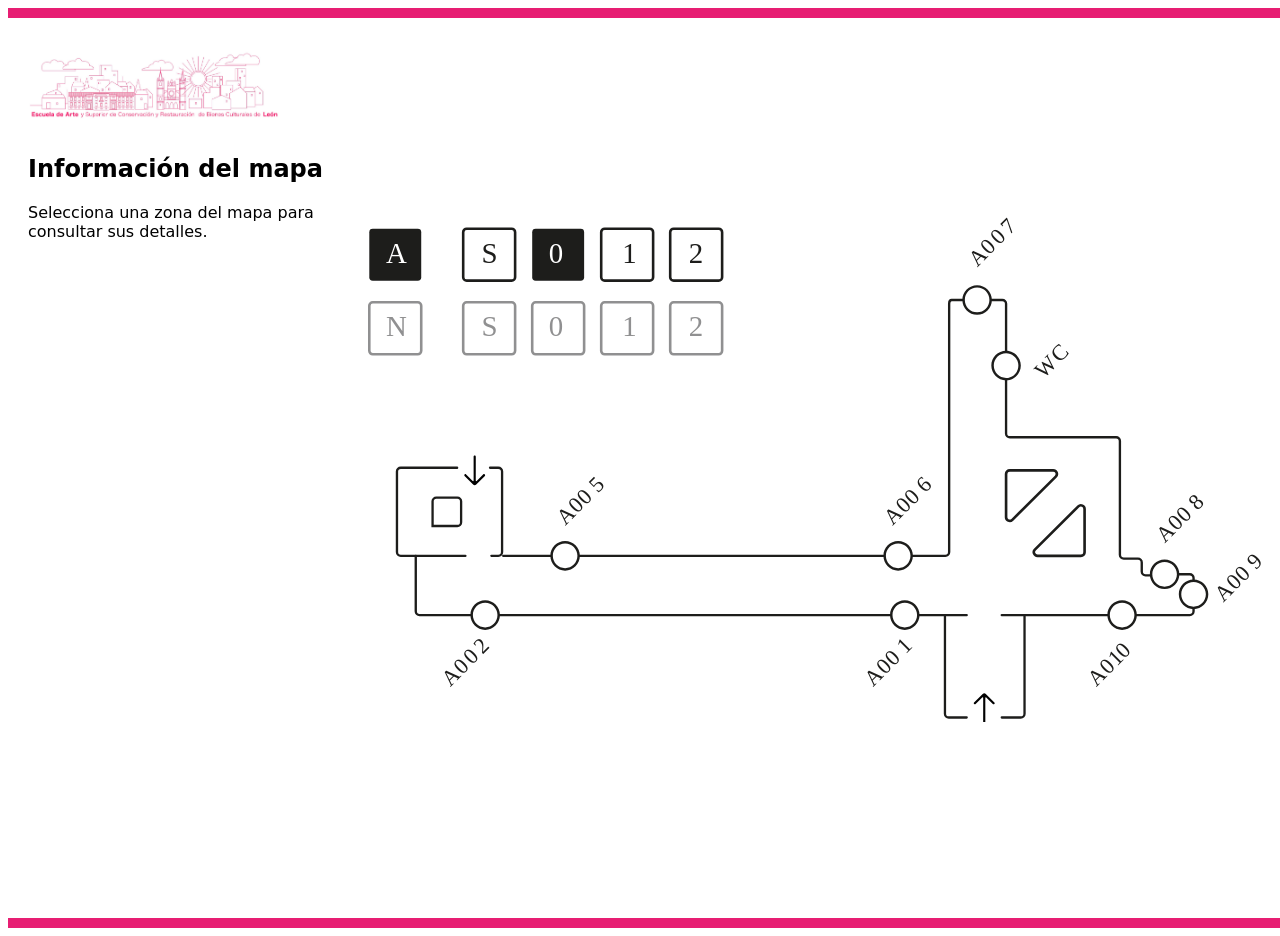
<file: index.html>
<!DOCTYPE html>
<html leng=esp>

	<head>

		<link rel="stylesheet" href="mapacolor.css">
		<link rel="icon" href="[data-uri]" type="image/png">
		<title>Mapa Escuela de Arte</title>

	</head>

	<body>
		<main class="map-app">

			<aside class="sidebar" id="sidebar">
				<button class="close-button" id="close-panel">×</button>
				<h1 id="panel-title">Información</h1>
				<p id="panel-description"></p>
				<span class="mapa"></span>
		  	</aside>

			 <div class="contenido-previo">
			 	<img id="header" src="imagenes/logoescuela.jpg" alt="Taller de Serigrafía">
			    <h2>Información del mapa</h2>
			    <p>Selecciona una zona del mapa para consultar sus detalles.</p>
			  </div>
			  
			<section class="map-container" > 

				<svg class="plano" id="plantaSA" xmlns="http://www.w3.org/2000/svg" version="1.1" viewBox="0 0 841.89 595.28">
				
				  <g id="Capa_1">
				    <path class="norma7" d="M84.82,393.39v54.43c0,2.05,1.66,3.71,3.71,3.71h49.93"/>
				    <path class="norma7" d="M169.51,451.53"/>
				    <line class="norma7" x1="230.84" y1="451.53" x2="138.46" y2="451.53"/>
				    <line class="norma7" x1="334.84" y1="451.53" x2="255.19" y2="451.53"/>
				    <line class="norma5" x1="544.61" y1="451.53" x2="361.49" y2="451.53"/>
				    <path class="norma7" d="M133.52,393.39h-63.43c-2.05,0-3.71-1.66-3.71-3.71v-79.04c0-2.05,1.66-3.71,3.71-3.71h87.6"/>
				    <path class="norma9" d="M157.69,306.94h8.12c2.05,0,3.71,1.66,3.71,3.71v79.04c0,2.05-1.66,3.71-3.71,3.71h-6.79"/>
				    <line class="norma7" x1="555.04" y1="451.53" x2="632.13" y2="451.53"/>
				    <line class="norma7" x1="544.61" y1="451.53" x2="555.04" y2="451.53"/>
				    <path class="norma7" d="M658.51,451.53h110.55c3.64,0,6.59-2.95,6.59-6.59v-51.54"/>
				    <path class="norma7" d="M663.96,196.99v-50.96c0-2.05-1.66-3.71-3.71-3.71h-.97"/>
				    <path class="norma7" d="M608.12,209.36v180.33c0,2.05-1.66,3.71-3.71,3.71h-33.08"/>
				    <path class="norma7" d="M611.83,142.33h0c-2.05,0-3.71,1.66-3.71,3.71v36.33"/>
				    <line class="norma7" x1="571.34" y1="393.39" x2="226.96" y2="393.39"/>
				    <line class="norma7" x1="203.32" y1="393.39" x2="170.66" y2="393.39"/>
				    <path class="norma9" d="M102.71,364.11h21.52c2.05,0,3.71-1.66,3.71-3.71v-20.47c0-2.05-1.66-3.71-3.71-3.71h-20.58c-2.05,0-3.71,1.66-3.71,3.71v24.17h2.76Z"/>
				    <line class="norma9" x1="663.24" y1="317.73" x2="663.96" y2="277.04"/>
				    <path class="norma9" d="M735.49,393.39"/>
				    <path class="norma7" d="M735.49,393.39h36.46c2.05,0,3.71-1.66,3.71-3.71v-108.95c0-2.05-1.66-3.71-3.71-3.71h-104.27c-2.05,0-3.71-1.66-3.71-3.71v-50.84"/>
				    <line class="norma7" x1="622.06" y1="142.79" x2="651.21" y2="142.79"/>
				    <path class="norma8" d="M694.81,393.39h42.62c1.99,0,3.6-1.61,3.6-3.6v-42.4c0-3.2-3.87-4.81-6.14-2.55l-42.62,42.4c-2.28,2.26-.67,6.15,2.54,6.15Z"/>
				    <path class="norma8" d="M709.66,310.59h-42.62c-1.99,0-3.6,1.61-3.6,3.6v42.4c0,3.2,3.87,4.81,6.14,2.55l42.62-42.4c2.28-2.26.67-6.15-2.54-6.15Z"/>
				    <text class="norma1" transform="translate(619.79 524.47) rotate(-45)"><tspan x="0" y="0">AS01</tspan></text>
				    <text class="norma1" transform="translate(314.65 528.87) rotate(-45)"><tspan x="0" y="0">AS02</tspan></text>
				    <text class="norma1" transform="translate(216.32 528.87) rotate(-45)"><tspan x="0" y="0">AS03</tspan></text>
				    <text class="norma1" transform="translate(544.65 241.81) rotate(-45)"><tspan x="0" y="0">AS05</tspan></text>
				    <text class="norma1" transform="translate(609.12 121.64) rotate(-45)"><tspan x="0" y="0">AS06</tspan></text>
				    <text class="norma1" transform="translate(664.23 121.64) rotate(-45)"><tspan x="0" y="0">AS07</tspan></text>
				    <text class="norma1" transform="translate(701.38 223.68) rotate(-45)"><tspan x="0" y="0">WC</tspan></text>
				    <text class="norma1" transform="translate(216.32 374.72) rotate(-45)"><tspan x="0" y="0">AS04</tspan></text>
				  </g>
				  <g id="mapeado-AS01">
				    <g>
				      <circle class="norma4" cx="644.6" cy="451.98" r="12.75"/>
				      <path class="norma3" d="M644.6,465.89c-7.67,0-13.9-6.24-13.9-13.9s6.24-13.9,13.9-13.9,13.9,6.24,13.9,13.9-6.24,13.9-13.9,13.9ZM644.6,440.39c-6.39,0-11.6,5.2-11.6,11.6s5.2,11.6,11.6,11.6,11.6-5.2,11.6-11.6-5.2-11.6-11.6-11.6Z"/>
				    </g>
				  </g>
				  <g id="mapeado-AS02">
				    <g>
				      <circle class="norma4" cx="347.59" cy="451.98" r="12.75"/>
				      <path class="norma3" d="M347.59,465.89c-7.67,0-13.9-6.24-13.9-13.9s6.24-13.9,13.9-13.9,13.9,6.24,13.9,13.9-6.24,13.9-13.9,13.9ZM347.59,440.39c-6.39,0-11.6,5.2-11.6,11.6s5.2,11.6,11.6,11.6,11.6-5.2,11.6-11.6-5.2-11.6-11.6-11.6Z"/>
				    </g>
				  </g>
				  <g id="mapeado-AS03">
				    <g>
				      <circle class="norma4" cx="242.47" cy="451.98" r="12.75"/>
				      <path class="norma3" d="M242.48,465.89c-7.67,0-13.9-6.24-13.9-13.9s6.24-13.9,13.9-13.9,13.9,6.24,13.9,13.9-6.24,13.9-13.9,13.9ZM242.48,440.39c-6.39,0-11.6,5.2-11.6,11.6s5.2,11.6,11.6,11.6,11.6-5.2,11.6-11.6-5.2-11.6-11.6-11.6Z"/>
				    </g>
				  </g>
				  <g id="mapeado-AS04">
				    <g>
				      <circle class="norma4" cx="214.25" cy="393.85" r="12.75"/>
				      <path class="norma3" d="M214.25,407.75c-7.67,0-13.9-6.24-13.9-13.9s6.24-13.9,13.9-13.9,13.9,6.24,13.9,13.9-6.24,13.9-13.9,13.9ZM214.25,382.25c-6.39,0-11.6,5.2-11.6,11.6s5.2,11.6,11.6,11.6,11.6-5.2,11.6-11.6-5.2-11.6-11.6-11.6Z"/>
				    </g>
				  </g>
				  <g id="mapeado-AS05">
				    <g>
				      <circle class="norma4" cx="608.16" cy="195.57" r="12.75"/>
				      <path class="norma3" d="M608.16,209.48c-7.67,0-13.9-6.24-13.9-13.9s6.24-13.9,13.9-13.9,13.9,6.24,13.9,13.9-6.24,13.9-13.9,13.9ZM608.16,183.98c-6.39,0-11.6,5.2-11.6,11.6s5.2,11.59,11.6,11.59,11.6-5.2,11.6-11.59-5.2-11.6-11.6-11.6Z"/>
				    </g>
				  </g>
				  <g id="mapeado-AS06">
				    <g>
				      <circle class="norma4" cx="609.31" cy="142.79" r="12.75"/>
				      <path class="norma3" d="M609.31,156.69c-7.67,0-13.9-6.24-13.9-13.9s6.24-13.9,13.9-13.9,13.9,6.24,13.9,13.9-6.24,13.9-13.9,13.9ZM609.31,131.19c-6.39,0-11.6,5.2-11.6,11.6s5.2,11.6,11.6,11.6,11.6-5.2,11.6-11.6-5.2-11.6-11.6-11.6Z"/>
				    </g>
				  </g>
				  <g id="mapeado-AS07">
				    <g>
				      <circle class="norma4" cx="663.96" cy="143.14" r="12.75"/>
				      <path class="norma3" d="M663.96,157.05c-7.67,0-13.9-6.24-13.9-13.9s6.24-13.9,13.9-13.9,13.9,6.24,13.9,13.9-6.24,13.9-13.9,13.9ZM663.96,131.55c-6.39,0-11.6,5.2-11.6,11.6s5.2,11.6,11.6,11.6,11.6-5.2,11.6-11.6-5.2-11.6-11.6-11.6Z"/>
				    </g>
				  </g>
				  <g id="mapeado-WC">
				    <g>
				      <circle class="norma4" cx="664" cy="209.74" r="12.75"/>
				      <path class="norma3" d="M664,223.65c-7.67,0-13.9-6.24-13.9-13.9s6.24-13.9,13.9-13.9,13.9,6.24,13.9,13.9-6.24,13.9-13.9,13.9ZM664,198.15c-6.39,0-11.6,5.2-11.6,11.6s5.2,11.6,11.6,11.6,11.6-5.2,11.6-11.6-5.2-11.6-11.6-11.6Z"/>
				    </g>
				  </g>
				  <g id="mapeado-A">
				    <rect class="norma3" x="43.23" y="39.29" width="46.32" height="46.32" rx="3.1" ry="3.1"/>
				    <text class="norma2" transform="translate(58.06 69.59)"><tspan x="0" y="0">A</tspan></text>
				  </g>
				  <g id="PISO0A">
				    <rect id="ir-piso0a" class="norma7" x="188.54" y="39.29" width="46.32" height="46.32" rx="3.1" ry="3.1"/>
				    <text class="norma1" transform="translate(203.37 69.59)"><tspan x="0" y="0">0</tspan></text>
				  </g>
				  <g id="PISO1A">
				    <rect class="norma7" x="250.09" y="39.29" width="46.32" height="46.32" rx="3.1" ry="3.1"/>
				    <text class="norma1" transform="translate(268.87 69.59)"><tspan x="0" y="0">1</tspan></text>
				  </g>
				  <g id="PISO2A">
				    <rect class="norma7" x="311.65" y="39.29" width="46.32" height="46.32" rx="3.1" ry="3.1"/>
				    <text class="norma1" transform="translate(328.21 69.59)"><tspan x="0" y="0">2</tspan></text>
				  </g>
				  <g id="PISOSA">
				    <rect class="norma3" x="126.99" y="39.29" width="46.32" height="46.32" rx="3.1" ry="3.1"/>
				    <text class="norma2" transform="translate(143.29 69.59)"><tspan x="0" y="0">S</tspan></text>
				  </g>
				  <g id="N">
				    <rect class="norma6" x="43.23" y="104.91" width="46.32" height="46.32" rx="3.1" ry="3.1"/>
				    <text class="norma0" transform="translate(58.06 135.21)"><tspan x="0" y="0">N</tspan></text>
				  </g>
				  <g id="PISO0N">
				    <rect class="norma6" x="188.54" y="104.91" width="46.32" height="46.32" rx="3.1" ry="3.1"/>
				    <text class="norma0" transform="translate(203.37 135.21)"><tspan x="0" y="0">0</tspan></text>
				  </g>
				  <g id="PISO1N">
				    <rect class="norma6" x="250.09" y="104.91" width="46.32" height="46.32" rx="3.1" ry="3.1"/>
				    <text class="norma0" transform="translate(268.87 135.21)"><tspan x="0" y="0">1</tspan></text>
				  </g>
				  <g id="PISO2N">
				    <rect class="norma6" x="311.65" y="104.91" width="46.32" height="46.32" rx="3.1" ry="3.1"/>
				    <text class="norma0" transform="translate(328.21 135.21)"><tspan x="0" y="0">2</tspan></text>
				  </g>
				  <g id="PISOSN">
				    <rect class="norma6" x="126.99" y="104.91" width="46.32" height="46.32" rx="3.1" ry="3.1"/>
				    <text class="norma0" transform="translate(143.29 135.21)"><tspan x="0" y="0">S</tspan></text>
				  </g>
				</svg>


				<svg class="plano activo" id="planta0A" xmlns="http://www.w3.org/2000/svg" viewBox="0 0 820.67 454.01">
					<defs>
						<linearGradient id="degradadoHover" x1="0%" y1="0%" x2="100%" y2="0%">
						<stop offset="0%" stop-color="#ADD399" />
						<stop offset="100%" stop-color="#F7A539" />
						</linearGradient>
					</defs>
				  <g id="Capa_1" data-name="Capa 1">
				    <g id="Page-1">
				      <g id="Dribbble-Light-Preview">
				        <g id="icons">
				          <g id="arrow_left-_356_" data-name="arrow_left-[#356]">
				            <path class="cls-17" d="M548.33,428.08l-7.71,7.71c-.37.37-.31.91.07,1.28l.02.02c.38.38.92.47,1.3.08l5.92-5.92c.31-.31.84-.09.84.35l-.02,21.45c0,.53.43.97.97.97h0c.54,0,.97-.43.97-.97l-.02-21.46c0-.44.53-.65.83-.35l5.86,5.86c.38.38.99.37,1.37,0l.02-.02c.38-.38.38-.98,0-1.36l-7.63-7.63c-.77-.77-2-.77-2.77,0h0Z"/>
				          </g>
				        </g>
				      </g>
				    </g>
				    <g id="Page-1-2" data-name="Page-1">
				      <g id="Dribbble-Light-Preview-2" data-name="Dribbble-Light-Preview">
				        <g id="icons-2" data-name="icons">
				          <g id="arrow_left-_356_-2" data-name="arrow_left-[#356]">
				            <path class="cls-17" d="M96.56,241.34l7.71-7.71c.37-.37.31-.91-.07-1.28l-.02-.02c-.38-.38-.92-.47-1.3-.08l-5.92,5.92c-.31.31-.84.09-.84-.35l.02-21.45c0-.53-.43-.97-.97-.97h0c-.54,0-.97.43-.97.97l.02,21.46c0,.44-.53.65-.83.35l-5.86-5.86c-.38-.38-.99-.37-1.37,0l-.02.02c-.38.38-.38.98,0,1.36l7.63,7.63c.77.77,2,.77,2.77,0h0Z"/>
				          </g>
				        </g>
				      </g>
				    </g>
				    <path class="cls-9" d="M42.6,304.96v49.49c0,1.86,1.51,3.37,3.37,3.37h45.4"/>
				    <line class="cls-9" x1="467.4" y1="357.82" x2="116.58" y2="357.82"/>
				    <path class="cls-9" d="M86.87,304.96H29.2c-1.86,0-3.37-1.51-3.37-3.37v-71.87c0-1.86,1.51-3.37,3.37-3.37h50.29"/>
				    <path class="cls-8" d="M108.85,226.35h7.38c1.86,0,3.37,1.51,3.37,3.37v71.87c0,1.86-1.51,3.37-3.37,3.37h-6.18"/>
				    <line class="cls-9" x1="484.96" y1="357.82" x2="534.05" y2="357.82"/>
				    <line class="cls-9" x1="565.34" y1="357.82" x2="660.64" y2="357.82"/>
				    <path class="cls-9" d="M684.76,357.82h48.29c1.86,0,3.37-1.51,3.37-3.37v-6.58"/>
				    <path class="cls-9" d="M736.43,330.06v-5.29c0-1.86-1.51-3.37-3.37-3.37h-10.4"/>
				    <path class="cls-9" d="M702.77,322.36h-9.18c-1.86,0-3.37-1.51-3.37-3.37v-8.18c0-1.86-1.51-3.37-3.37-3.37h-12.75c-1.86,0-3.37-1.51-3.37-3.37v-101.55c0-1.86-1.51-3.37-3.37-3.37h-94.81c-1.86,0-3.37-1.51-3.37-3.37v-48.46"/>
				    <path class="cls-9" d="M569.19,123.1v-43.06c0-1.86-1.51-3.37-3.37-3.37h-10.4"/>
				    <path class="cls-9" d="M531.2,76.67h-10.59c-1.86,0-2.2,1.51-2.2,3.37v221.54c0,1.86-1.51,3.37-3.37,3.37h-30.08"/>
				    <line class="cls-9" x1="459.78" y1="304.96" x2="181.52" y2="304.96"/>
				    <line class="cls-9" x1="164.76" y1="304.96" x2="120.64" y2="304.96"/>
				    <path class="cls-8" d="M534.05,449.12h-16.02c-1.86,0-3.37-1.51-3.37-3.37v-86.87"/>
				    <path class="cls-8" d="M565.34,449.12h16.94c1.86,0,3.37-1.51,3.37-3.37v-86.87"/>
				    <path class="cls-5" d="M597.2,304.96h38.75c1.81,0,3.27-1.47,3.27-3.27v-38.55c0-2.91-3.52-4.37-5.58-2.32l-38.75,38.55c-2.07,2.06-.61,5.59,2.31,5.59Z"/>
				    <path class="cls-5" d="M611.21,228.66h-38.75c-1.81,0-3.27,1.47-3.27,3.27v38.55c0,2.91,3.52,4.37,5.58,2.32l38.75-38.55c2.07-2.06.61-5.59-2.31-5.59Z"/>
				    <path class="cls-8" d="M60.11,278.33h19.57c1.86,0,3.37-1.51,3.37-3.37v-18.61c0-1.86-1.51-3.37-3.37-3.37h-18.71c-1.86,0-3.37,1.51-3.37,3.37v21.98h2.51Z"/>
				    <text class="cls-2" transform="translate(450.53 422.05) rotate(-45)"><tspan class="cls-18" x="0" y="0">A00</tspan><tspan class="cls-20" x="41.08" y="0">1</tspan></text>
				    <text class="cls-2" transform="translate(73.39 422.05) rotate(-45)"><tspan class="cls-18" x="0" y="0">A0</tspan><tspan class="cls-19" x="27.52" y="0">0</tspan><tspan class="cls-15" x="40.78" y="0">2</tspan></text>
				    <text class="cls-2" transform="translate(543.4 47.63) rotate(-45)"><tspan class="cls-21" x="0" y="0">A0</tspan><tspan class="cls-12" x="27.52" y="0">0</tspan><tspan class="cls-10" x="40.69" y="0">7</tspan></text>
				    <text class="cls-2" transform="translate(602.58 147.37) rotate(-45)"><tspan class="cls-16" x="0" y="0">W</tspan><tspan x="20.13" y="0">C</tspan></text>
				    <text class="cls-2" transform="translate(175.87 278.37) rotate(-45)"><tspan class="cls-18" x="0" y="0">A00</tspan><tspan x="41.08" y="0">5</tspan></text>
				    <text class="cls-2" transform="translate(467.9 278.37) rotate(-45)"><tspan class="cls-21" x="0" y="0">A00</tspan><tspan x="41.08" y="0">6</tspan></text>
				    <text class="cls-2" transform="translate(710.63 293.98) rotate(-45)"><tspan class="cls-21" x="0" y="0">A00</tspan><tspan class="cls-14" x="41.08" y="0">8</tspan></text>
				    <text class="cls-2" transform="translate(762.85 346.84) rotate(-45)"><tspan class="cls-21" x="0" y="0">A00</tspan><tspan x="41.08" y="0">9</tspan></text>
				    <text class="cls-2" transform="translate(649.65 422.05) rotate(-45)"><tspan class="cls-21" x="0" y="0">A01</tspan><tspan class="cls-20" x="35.03" y="0">0</tspan></text>
				  </g>
				  <g id="mapeado-A001">
				    <g>
				      <ellipse id="mapeado-A001" class="cls-13" cx="478.83" cy="357.82" rx="12.06" ry="12.11"/>
				      <path class="cls-11" d="M478.83,371.03c-7.25,0-13.16-5.93-13.16-13.21s5.9-13.21,13.16-13.21,13.16,5.93,13.16,13.21-5.9,13.21-13.16,13.21ZM478.83,346.8c-6.05,0-10.97,4.94-10.97,11.02s4.92,11.02,10.97,11.02,10.97-4.94,10.97-11.02-4.92-11.02-10.97-11.02Z"/>
				    </g>
				  </g>
				  <g id="mapeado-A002">
				    <g>
				      <ellipse  class="cls-13" cx="104.52" cy="357.82" rx="12.06" ry="12.11"/>
				      <path class="cls-11" d="M104.52,371.03c-7.25,0-13.16-5.93-13.16-13.21s5.9-13.21,13.16-13.21,13.16,5.93,13.16,13.21-5.9,13.21-13.16,13.21ZM104.52,346.8c-6.05,0-10.97,4.94-10.97,11.02s4.92,11.02,10.97,11.02,10.97-4.94,10.97-11.02-4.92-11.02-10.97-11.02Z"/>
				    </g>
				  </g>
				  <g id="mapeado-A005">
				    <g>
				      <ellipse id="mapeado-A005" class="cls-13" cx="175.83" cy="304.96" rx="12.06" ry="12.11"/>
				      <path class="cls-11" d="M175.83,318.17c-7.25,0-13.16-5.93-13.16-13.21s5.9-13.21,13.16-13.21,13.16,5.93,13.16,13.21-5.9,13.21-13.16,13.21ZM175.83,293.94c-6.05,0-10.97,4.94-10.97,11.02s4.92,11.02,10.97,11.02,10.97-4.94,10.97-11.02-4.92-11.02-10.97-11.02Z"/>
				    </g>
				  </g>
				  <g id="mapeado-A006">
				    <g>
				      <ellipse id="mapeado-A006" class="cls-13" cx="472.93" cy="304.96" rx="12.06" ry="12.11"/>
				      <path class="cls-11" d="M472.93,318.17c-7.25,0-13.16-5.93-13.16-13.21s5.9-13.21,13.16-13.21,13.15,5.93,13.15,13.21-5.9,13.21-13.15,13.21ZM472.93,293.94c-6.05,0-10.97,4.94-10.97,11.02s4.92,11.02,10.97,11.02,10.97-4.94,10.97-11.02-4.92-11.02-10.97-11.02Z"/>
				    </g>
				  </g>
				  <g id="mapeado-A007">
				    <g>
				      <ellipse id="mapeado-A007" class="cls-13" cx="543.36" cy="76.68" rx="12.06" ry="12.11"/>
				      <path class="cls-11" d="M543.36,89.89c-7.25,0-13.16-5.93-13.16-13.21s5.9-13.21,13.16-13.21,13.16,5.93,13.16,13.21-5.9,13.21-13.16,13.21ZM543.36,65.66c-6.05,0-10.97,4.94-10.97,11.02s4.92,11.02,10.97,11.02,10.97-4.94,10.97-11.02-4.92-11.02-10.97-11.02Z"/>
				    </g>
				  </g>
				  <g id="mapeado-WC">
				    <g>
				      <ellipse id="mapeado-WC" class="cls-13" cx="569.19" cy="135.22" rx="12.06" ry="12.11"/>
				      <path class="cls-11" d="M569.19,148.43c-7.25,0-13.16-5.93-13.16-13.21s5.9-13.21,13.16-13.21,13.15,5.93,13.15,13.21-5.9,13.21-13.15,13.21ZM569.19,124.2c-6.05,0-10.97,4.94-10.97,11.02s4.92,11.02,10.97,11.02,10.97-4.94,10.97-11.02-4.92-11.02-10.97-11.02Z"/>
				    </g>
				  </g>
				  <g id="mapeado-A008">
				    <g>
				      <ellipse id="mapeado-A008" class="cls-13" cx="710.6" cy="321.4" rx="12.06" ry="12.11"/>
				      <path class="cls-11" d="M710.6,334.61c-7.25,0-13.16-5.93-13.16-13.21s5.9-13.21,13.16-13.21,13.16,5.93,13.16,13.21-5.9,13.21-13.16,13.21ZM710.6,310.38c-6.05,0-10.97,4.94-10.97,11.02s4.92,11.02,10.97,11.02,10.97-4.94,10.97-11.02-4.92-11.02-10.97-11.02Z"/>
				    </g>
				  </g>
				  <g id="mapeado-A009">
				    <g>
				      <ellipse id="mapeado-A009" class="cls-13" cx="736.43" cy="339.31" rx="12.06" ry="12.11"/>
				      <path class="cls-11" d="M736.43,352.52c-7.25,0-13.16-5.93-13.16-13.21s5.9-13.21,13.16-13.21,13.16,5.93,13.16,13.21-5.9,13.21-13.16,13.21ZM736.43,328.29c-6.05,0-10.97,4.94-10.97,11.02s4.92,11.02,10.97,11.02,10.97-4.94,10.97-11.02-4.92-11.02-10.97-11.02Z"/>
				    </g>
				  </g>
				  <g id="mapeado-A010">
				    <g>
				      <ellipse id="mapeado-A010" class="cls-13" cx="672.7" cy="357.82" rx="12.06" ry="12.11"/>
				      <path class="cls-11" d="M672.7,371.03c-7.25,0-13.16-5.93-13.16-13.21s5.9-13.21,13.16-13.21,13.16,5.93,13.16,13.21-5.9,13.21-13.16,13.21ZM672.7,346.8c-6.05,0-10.97,4.94-10.97,11.02s4.92,11.02,10.97,11.02,10.97-4.94,10.97-11.02-4.92-11.02-10.97-11.02Z"/>
				    </g>
				  </g>
				  <g id="A">
				    <rect class="cls-11" x="1.15" y="13.15" width="46.32" height="46.32" rx="3.1" ry="3.1"/>
				    <text class="cls-4" transform="translate(15.99 43.45)"><tspan x="0" y="0">A</tspan></text>
				  </g>
				  <g id="PISO0A">
				    <rect class="cls-11" x="146.47" y="13.15" width="46.32" height="46.32" rx="3.1" ry="3.1"/>
				    <text class="cls-4" transform="translate(161.3 43.45)"><tspan x="0" y="0">0</tspan></text>
				  </g>
				  <g id="PISO1A">
				    <rect class="cls-7" x="208.02" y="13.15" width="46.32" height="46.32" rx="3.1" ry="3.1"/>
				    <text class="cls-3" transform="translate(226.8 43.45)"><tspan x="0" y="0">1</tspan></text>
				  </g>
				  <g id="PISO2A">
				    <rect class="cls-7" x="269.57" y="13.15" width="46.32" height="46.32" rx="3.1" ry="3.1"/>
				    <text class="cls-3" transform="translate(286.14 43.45)"><tspan x="0" y="0">2</tspan></text>
				    <rect class="cls-6" x="84.91" y="78.77" width="46.32" height="46.32" rx="3.1" ry="3.1"/>
				    <text class="cls-1" transform="translate(101.22 109.07)"><tspan x="0" y="0">S</tspan></text>
				  </g>
				  <g id="PISOSA">
				    <rect id="ir-pisosa" class="cls-7" x="84.91" y="13.15" width="46.32" height="46.32" rx="3.1" ry="3.1"/>
				    <text class="cls-3" transform="translate(101.22 43.45)"><tspan x="0" y="0">S</tspan></text>
				  </g>
				  <g id="N">
				    <rect class="cls-6" x="1.15" y="78.77" width="46.32" height="46.32" rx="3.1" ry="3.1"/>
				    <text class="cls-1" transform="translate(15.99 109.07)"><tspan x="0" y="0">N</tspan></text>
				  </g>
				  <g id="PISO0N">
				    <rect class="cls-6" x="146.47" y="78.77" width="46.32" height="46.32" rx="3.1" ry="3.1"/>
				    <text class="cls-1" transform="translate(161.3 109.07)"><tspan x="0" y="0">0</tspan></text>
				  </g>
				  <g id="PISO1N">
				    <rect class="cls-6" x="208.02" y="78.77" width="46.32" height="46.32" rx="3.1" ry="3.1"/>
				    <text class="cls-1" transform="translate(226.8 109.07)"><tspan x="0" y="0">1</tspan></text>
				  </g>
				  <g id="PISO2N">
				    <rect class="cls-6" x="269.57" y="78.77" width="46.32" height="46.32" rx="3.1" ry="3.1"/>
				    <text class="cls-1" transform="translate(286.14 109.07)"><tspan x="0" y="0">2</tspan></text>
				  </g>
				</svg>
			</section>
		</main>
		<script src="mapaordenes.js"></script>
	</body>
</html>
</file>
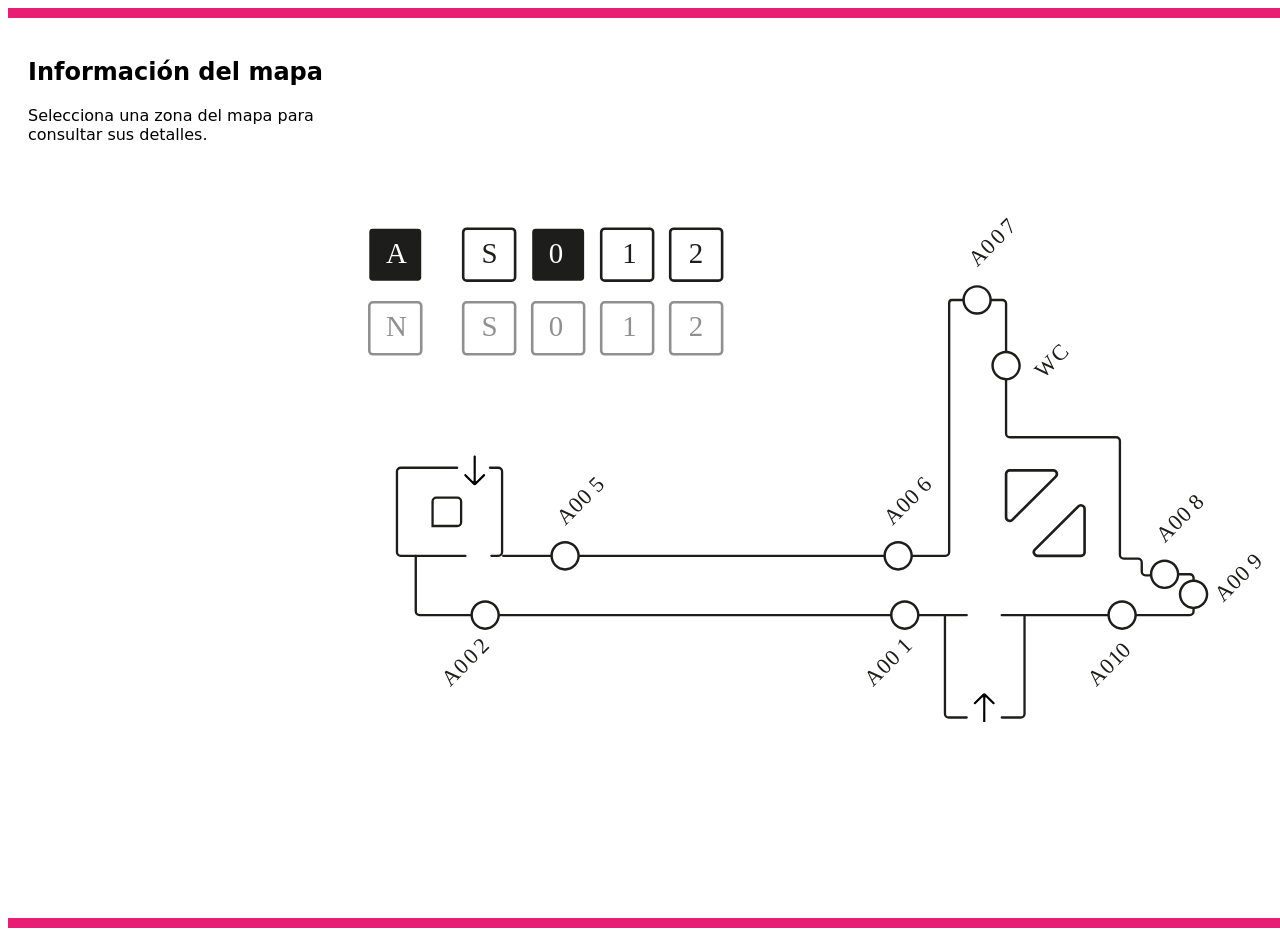
<file: index.html.html>
<!DOCTYPE html>
<html leng=esp>

	<head>

		<link rel="stylesheet" href="mapacolor.css">
		<link rel="icon" href="[data-uri]" type="image/png">
		<title>Mapa Escuela de Arte</title>

	</head>

	<body>
		<main class="map-app">

			<aside class="sidebar" id="sidebar">
				<button class="close-button" id="close-panel">×</button>
				<h1 id="panel-title">Información</h1>
				<p id="panel-description"></p>
				<span class="mapa"></span>
		  	</aside>

			 <div class="contenido-previo">
			    <h2>Información del mapa</h2>
			    <p>Selecciona una zona del mapa para consultar sus detalles.</p>
			  </div>
			  
			<section class="map-container" > 

				<svg class="plano" id="plantaSA" xmlns="http://www.w3.org/2000/svg" version="1.1" viewBox="0 0 841.89 595.28">
				
				  <g id="Capa_1">
				    <path class="norma7" d="M84.82,393.39v54.43c0,2.05,1.66,3.71,3.71,3.71h49.93"/>
				    <path class="norma7" d="M169.51,451.53"/>
				    <line class="norma7" x1="230.84" y1="451.53" x2="138.46" y2="451.53"/>
				    <line class="norma7" x1="334.84" y1="451.53" x2="255.19" y2="451.53"/>
				    <line class="norma5" x1="544.61" y1="451.53" x2="361.49" y2="451.53"/>
				    <path class="norma7" d="M133.52,393.39h-63.43c-2.05,0-3.71-1.66-3.71-3.71v-79.04c0-2.05,1.66-3.71,3.71-3.71h87.6"/>
				    <path class="norma9" d="M157.69,306.94h8.12c2.05,0,3.71,1.66,3.71,3.71v79.04c0,2.05-1.66,3.71-3.71,3.71h-6.79"/>
				    <line class="norma7" x1="555.04" y1="451.53" x2="632.13" y2="451.53"/>
				    <line class="norma7" x1="544.61" y1="451.53" x2="555.04" y2="451.53"/>
				    <path class="norma7" d="M658.51,451.53h110.55c3.64,0,6.59-2.95,6.59-6.59v-51.54"/>
				    <path class="norma7" d="M663.96,196.99v-50.96c0-2.05-1.66-3.71-3.71-3.71h-.97"/>
				    <path class="norma7" d="M608.12,209.36v180.33c0,2.05-1.66,3.71-3.71,3.71h-33.08"/>
				    <path class="norma7" d="M611.83,142.33h0c-2.05,0-3.71,1.66-3.71,3.71v36.33"/>
				    <line class="norma7" x1="571.34" y1="393.39" x2="226.96" y2="393.39"/>
				    <line class="norma7" x1="203.32" y1="393.39" x2="170.66" y2="393.39"/>
				    <path class="norma9" d="M102.71,364.11h21.52c2.05,0,3.71-1.66,3.71-3.71v-20.47c0-2.05-1.66-3.71-3.71-3.71h-20.58c-2.05,0-3.71,1.66-3.71,3.71v24.17h2.76Z"/>
				    <line class="norma9" x1="663.24" y1="317.73" x2="663.96" y2="277.04"/>
				    <path class="norma9" d="M735.49,393.39"/>
				    <path class="norma7" d="M735.49,393.39h36.46c2.05,0,3.71-1.66,3.71-3.71v-108.95c0-2.05-1.66-3.71-3.71-3.71h-104.27c-2.05,0-3.71-1.66-3.71-3.71v-50.84"/>
				    <line class="norma7" x1="622.06" y1="142.79" x2="651.21" y2="142.79"/>
				    <path class="norma8" d="M694.81,393.39h42.62c1.99,0,3.6-1.61,3.6-3.6v-42.4c0-3.2-3.87-4.81-6.14-2.55l-42.62,42.4c-2.28,2.26-.67,6.15,2.54,6.15Z"/>
				    <path class="norma8" d="M709.66,310.59h-42.62c-1.99,0-3.6,1.61-3.6,3.6v42.4c0,3.2,3.87,4.81,6.14,2.55l42.62-42.4c2.28-2.26.67-6.15-2.54-6.15Z"/>
				    <text class="norma1" transform="translate(619.79 524.47) rotate(-45)"><tspan x="0" y="0">AS01</tspan></text>
				    <text class="norma1" transform="translate(314.65 528.87) rotate(-45)"><tspan x="0" y="0">AS02</tspan></text>
				    <text class="norma1" transform="translate(216.32 528.87) rotate(-45)"><tspan x="0" y="0">AS03</tspan></text>
				    <text class="norma1" transform="translate(544.65 241.81) rotate(-45)"><tspan x="0" y="0">AS05</tspan></text>
				    <text class="norma1" transform="translate(609.12 121.64) rotate(-45)"><tspan x="0" y="0">AS06</tspan></text>
				    <text class="norma1" transform="translate(664.23 121.64) rotate(-45)"><tspan x="0" y="0">AS07</tspan></text>
				    <text class="norma1" transform="translate(701.38 223.68) rotate(-45)"><tspan x="0" y="0">WC</tspan></text>
				    <text class="norma1" transform="translate(216.32 374.72) rotate(-45)"><tspan x="0" y="0">AS04</tspan></text>
				  </g>
				  <g id="mapeado-AS01">
				    <g>
				      <circle class="norma4" cx="644.6" cy="451.98" r="12.75"/>
				      <path class="norma3" d="M644.6,465.89c-7.67,0-13.9-6.24-13.9-13.9s6.24-13.9,13.9-13.9,13.9,6.24,13.9,13.9-6.24,13.9-13.9,13.9ZM644.6,440.39c-6.39,0-11.6,5.2-11.6,11.6s5.2,11.6,11.6,11.6,11.6-5.2,11.6-11.6-5.2-11.6-11.6-11.6Z"/>
				    </g>
				  </g>
				  <g id="mapeado-AS02">
				    <g>
				      <circle class="norma4" cx="347.59" cy="451.98" r="12.75"/>
				      <path class="norma3" d="M347.59,465.89c-7.67,0-13.9-6.24-13.9-13.9s6.24-13.9,13.9-13.9,13.9,6.24,13.9,13.9-6.24,13.9-13.9,13.9ZM347.59,440.39c-6.39,0-11.6,5.2-11.6,11.6s5.2,11.6,11.6,11.6,11.6-5.2,11.6-11.6-5.2-11.6-11.6-11.6Z"/>
				    </g>
				  </g>
				  <g id="mapeado-AS03">
				    <g>
				      <circle class="norma4" cx="242.47" cy="451.98" r="12.75"/>
				      <path class="norma3" d="M242.48,465.89c-7.67,0-13.9-6.24-13.9-13.9s6.24-13.9,13.9-13.9,13.9,6.24,13.9,13.9-6.24,13.9-13.9,13.9ZM242.48,440.39c-6.39,0-11.6,5.2-11.6,11.6s5.2,11.6,11.6,11.6,11.6-5.2,11.6-11.6-5.2-11.6-11.6-11.6Z"/>
				    </g>
				  </g>
				  <g id="mapeado-AS04">
				    <g>
				      <circle class="norma4" cx="214.25" cy="393.85" r="12.75"/>
				      <path class="norma3" d="M214.25,407.75c-7.67,0-13.9-6.24-13.9-13.9s6.24-13.9,13.9-13.9,13.9,6.24,13.9,13.9-6.24,13.9-13.9,13.9ZM214.25,382.25c-6.39,0-11.6,5.2-11.6,11.6s5.2,11.6,11.6,11.6,11.6-5.2,11.6-11.6-5.2-11.6-11.6-11.6Z"/>
				    </g>
				  </g>
				  <g id="mapeado-AS05">
				    <g>
				      <circle class="norma4" cx="608.16" cy="195.57" r="12.75"/>
				      <path class="norma3" d="M608.16,209.48c-7.67,0-13.9-6.24-13.9-13.9s6.24-13.9,13.9-13.9,13.9,6.24,13.9,13.9-6.24,13.9-13.9,13.9ZM608.16,183.98c-6.39,0-11.6,5.2-11.6,11.6s5.2,11.59,11.6,11.59,11.6-5.2,11.6-11.59-5.2-11.6-11.6-11.6Z"/>
				    </g>
				  </g>
				  <g id="mapeado-AS06">
				    <g>
				      <circle class="norma4" cx="609.31" cy="142.79" r="12.75"/>
				      <path class="norma3" d="M609.31,156.69c-7.67,0-13.9-6.24-13.9-13.9s6.24-13.9,13.9-13.9,13.9,6.24,13.9,13.9-6.24,13.9-13.9,13.9ZM609.31,131.19c-6.39,0-11.6,5.2-11.6,11.6s5.2,11.6,11.6,11.6,11.6-5.2,11.6-11.6-5.2-11.6-11.6-11.6Z"/>
				    </g>
				  </g>
				  <g id="mapeado-AS07">
				    <g>
				      <circle class="norma4" cx="663.96" cy="143.14" r="12.75"/>
				      <path class="norma3" d="M663.96,157.05c-7.67,0-13.9-6.24-13.9-13.9s6.24-13.9,13.9-13.9,13.9,6.24,13.9,13.9-6.24,13.9-13.9,13.9ZM663.96,131.55c-6.39,0-11.6,5.2-11.6,11.6s5.2,11.6,11.6,11.6,11.6-5.2,11.6-11.6-5.2-11.6-11.6-11.6Z"/>
				    </g>
				  </g>
				  <g id="mapeado-WC">
				    <g>
				      <circle class="norma4" cx="664" cy="209.74" r="12.75"/>
				      <path class="norma3" d="M664,223.65c-7.67,0-13.9-6.24-13.9-13.9s6.24-13.9,13.9-13.9,13.9,6.24,13.9,13.9-6.24,13.9-13.9,13.9ZM664,198.15c-6.39,0-11.6,5.2-11.6,11.6s5.2,11.6,11.6,11.6,11.6-5.2,11.6-11.6-5.2-11.6-11.6-11.6Z"/>
				    </g>
				  </g>
				  <g id="mapeado-A">
				    <rect class="norma3" x="43.23" y="39.29" width="46.32" height="46.32" rx="3.1" ry="3.1"/>
				    <text class="norma2" transform="translate(58.06 69.59)"><tspan x="0" y="0">A</tspan></text>
				  </g>
				  <g id="PISO0A">
				    <rect id="ir-piso0a" class="norma7" x="188.54" y="39.29" width="46.32" height="46.32" rx="3.1" ry="3.1"/>
				    <text class="norma1" transform="translate(203.37 69.59)"><tspan x="0" y="0">0</tspan></text>
				  </g>
				  <g id="PISO1A">
				    <rect class="norma7" x="250.09" y="39.29" width="46.32" height="46.32" rx="3.1" ry="3.1"/>
				    <text class="norma1" transform="translate(268.87 69.59)"><tspan x="0" y="0">1</tspan></text>
				  </g>
				  <g id="PISO2A">
				    <rect class="norma7" x="311.65" y="39.29" width="46.32" height="46.32" rx="3.1" ry="3.1"/>
				    <text class="norma1" transform="translate(328.21 69.59)"><tspan x="0" y="0">2</tspan></text>
				  </g>
				  <g id="PISOSA">
				    <rect class="norma3" x="126.99" y="39.29" width="46.32" height="46.32" rx="3.1" ry="3.1"/>
				    <text class="norma2" transform="translate(143.29 69.59)"><tspan x="0" y="0">S</tspan></text>
				  </g>
				  <g id="N">
				    <rect class="norma6" x="43.23" y="104.91" width="46.32" height="46.32" rx="3.1" ry="3.1"/>
				    <text class="norma0" transform="translate(58.06 135.21)"><tspan x="0" y="0">N</tspan></text>
				  </g>
				  <g id="PISO0N">
				    <rect class="norma6" x="188.54" y="104.91" width="46.32" height="46.32" rx="3.1" ry="3.1"/>
				    <text class="norma0" transform="translate(203.37 135.21)"><tspan x="0" y="0">0</tspan></text>
				  </g>
				  <g id="PISO1N">
				    <rect class="norma6" x="250.09" y="104.91" width="46.32" height="46.32" rx="3.1" ry="3.1"/>
				    <text class="norma0" transform="translate(268.87 135.21)"><tspan x="0" y="0">1</tspan></text>
				  </g>
				  <g id="PISO2N">
				    <rect class="norma6" x="311.65" y="104.91" width="46.32" height="46.32" rx="3.1" ry="3.1"/>
				    <text class="norma0" transform="translate(328.21 135.21)"><tspan x="0" y="0">2</tspan></text>
				  </g>
				  <g id="PISOSN">
				    <rect class="norma6" x="126.99" y="104.91" width="46.32" height="46.32" rx="3.1" ry="3.1"/>
				    <text class="norma0" transform="translate(143.29 135.21)"><tspan x="0" y="0">S</tspan></text>
				  </g>
				</svg>


				<svg class="plano activo" id="planta0A" xmlns="http://www.w3.org/2000/svg" viewBox="0 0 820.67 454.01">
					<defs>
						<linearGradient id="degradadoHover" x1="0%" y1="0%" x2="100%" y2="0%">
						<stop offset="0%" stop-color="#ADD399" />
						<stop offset="100%" stop-color="#F7A539" />
						</linearGradient>
					</defs>
				  <g id="Capa_1" data-name="Capa 1">
				    <g id="Page-1">
				      <g id="Dribbble-Light-Preview">
				        <g id="icons">
				          <g id="arrow_left-_356_" data-name="arrow_left-[#356]">
				            <path class="cls-17" d="M548.33,428.08l-7.71,7.71c-.37.37-.31.91.07,1.28l.02.02c.38.38.92.47,1.3.08l5.92-5.92c.31-.31.84-.09.84.35l-.02,21.45c0,.53.43.97.97.97h0c.54,0,.97-.43.97-.97l-.02-21.46c0-.44.53-.65.83-.35l5.86,5.86c.38.38.99.37,1.37,0l.02-.02c.38-.38.38-.98,0-1.36l-7.63-7.63c-.77-.77-2-.77-2.77,0h0Z"/>
				          </g>
				        </g>
				      </g>
				    </g>
				    <g id="Page-1-2" data-name="Page-1">
				      <g id="Dribbble-Light-Preview-2" data-name="Dribbble-Light-Preview">
				        <g id="icons-2" data-name="icons">
				          <g id="arrow_left-_356_-2" data-name="arrow_left-[#356]">
				            <path class="cls-17" d="M96.56,241.34l7.71-7.71c.37-.37.31-.91-.07-1.28l-.02-.02c-.38-.38-.92-.47-1.3-.08l-5.92,5.92c-.31.31-.84.09-.84-.35l.02-21.45c0-.53-.43-.97-.97-.97h0c-.54,0-.97.43-.97.97l.02,21.46c0,.44-.53.65-.83.35l-5.86-5.86c-.38-.38-.99-.37-1.37,0l-.02.02c-.38.38-.38.98,0,1.36l7.63,7.63c.77.77,2,.77,2.77,0h0Z"/>
				          </g>
				        </g>
				      </g>
				    </g>
				    <path class="cls-9" d="M42.6,304.96v49.49c0,1.86,1.51,3.37,3.37,3.37h45.4"/>
				    <line class="cls-9" x1="467.4" y1="357.82" x2="116.58" y2="357.82"/>
				    <path class="cls-9" d="M86.87,304.96H29.2c-1.86,0-3.37-1.51-3.37-3.37v-71.87c0-1.86,1.51-3.37,3.37-3.37h50.29"/>
				    <path class="cls-8" d="M108.85,226.35h7.38c1.86,0,3.37,1.51,3.37,3.37v71.87c0,1.86-1.51,3.37-3.37,3.37h-6.18"/>
				    <line class="cls-9" x1="484.96" y1="357.82" x2="534.05" y2="357.82"/>
				    <line class="cls-9" x1="565.34" y1="357.82" x2="660.64" y2="357.82"/>
				    <path class="cls-9" d="M684.76,357.82h48.29c1.86,0,3.37-1.51,3.37-3.37v-6.58"/>
				    <path class="cls-9" d="M736.43,330.06v-5.29c0-1.86-1.51-3.37-3.37-3.37h-10.4"/>
				    <path class="cls-9" d="M702.77,322.36h-9.18c-1.86,0-3.37-1.51-3.37-3.37v-8.18c0-1.86-1.51-3.37-3.37-3.37h-12.75c-1.86,0-3.37-1.51-3.37-3.37v-101.55c0-1.86-1.51-3.37-3.37-3.37h-94.81c-1.86,0-3.37-1.51-3.37-3.37v-48.46"/>
				    <path class="cls-9" d="M569.19,123.1v-43.06c0-1.86-1.51-3.37-3.37-3.37h-10.4"/>
				    <path class="cls-9" d="M531.2,76.67h-10.59c-1.86,0-2.2,1.51-2.2,3.37v221.54c0,1.86-1.51,3.37-3.37,3.37h-30.08"/>
				    <line class="cls-9" x1="459.78" y1="304.96" x2="181.52" y2="304.96"/>
				    <line class="cls-9" x1="164.76" y1="304.96" x2="120.64" y2="304.96"/>
				    <path class="cls-8" d="M534.05,449.12h-16.02c-1.86,0-3.37-1.51-3.37-3.37v-86.87"/>
				    <path class="cls-8" d="M565.34,449.12h16.94c1.86,0,3.37-1.51,3.37-3.37v-86.87"/>
				    <path class="cls-5" d="M597.2,304.96h38.75c1.81,0,3.27-1.47,3.27-3.27v-38.55c0-2.91-3.52-4.37-5.58-2.32l-38.75,38.55c-2.07,2.06-.61,5.59,2.31,5.59Z"/>
				    <path class="cls-5" d="M611.21,228.66h-38.75c-1.81,0-3.27,1.47-3.27,3.27v38.55c0,2.91,3.52,4.37,5.58,2.32l38.75-38.55c2.07-2.06.61-5.59-2.31-5.59Z"/>
				    <path class="cls-8" d="M60.11,278.33h19.57c1.86,0,3.37-1.51,3.37-3.37v-18.61c0-1.86-1.51-3.37-3.37-3.37h-18.71c-1.86,0-3.37,1.51-3.37,3.37v21.98h2.51Z"/>
				    <text class="cls-2" transform="translate(450.53 422.05) rotate(-45)"><tspan class="cls-18" x="0" y="0">A00</tspan><tspan class="cls-20" x="41.08" y="0">1</tspan></text>
				    <text class="cls-2" transform="translate(73.39 422.05) rotate(-45)"><tspan class="cls-18" x="0" y="0">A0</tspan><tspan class="cls-19" x="27.52" y="0">0</tspan><tspan class="cls-15" x="40.78" y="0">2</tspan></text>
				    <text class="cls-2" transform="translate(543.4 47.63) rotate(-45)"><tspan class="cls-21" x="0" y="0">A0</tspan><tspan class="cls-12" x="27.52" y="0">0</tspan><tspan class="cls-10" x="40.69" y="0">7</tspan></text>
				    <text class="cls-2" transform="translate(602.58 147.37) rotate(-45)"><tspan class="cls-16" x="0" y="0">W</tspan><tspan x="20.13" y="0">C</tspan></text>
				    <text class="cls-2" transform="translate(175.87 278.37) rotate(-45)"><tspan class="cls-18" x="0" y="0">A00</tspan><tspan x="41.08" y="0">5</tspan></text>
				    <text class="cls-2" transform="translate(467.9 278.37) rotate(-45)"><tspan class="cls-21" x="0" y="0">A00</tspan><tspan x="41.08" y="0">6</tspan></text>
				    <text class="cls-2" transform="translate(710.63 293.98) rotate(-45)"><tspan class="cls-21" x="0" y="0">A00</tspan><tspan class="cls-14" x="41.08" y="0">8</tspan></text>
				    <text class="cls-2" transform="translate(762.85 346.84) rotate(-45)"><tspan class="cls-21" x="0" y="0">A00</tspan><tspan x="41.08" y="0">9</tspan></text>
				    <text class="cls-2" transform="translate(649.65 422.05) rotate(-45)"><tspan class="cls-21" x="0" y="0">A01</tspan><tspan class="cls-20" x="35.03" y="0">0</tspan></text>
				  </g>
				  <g id="mapeado-A001">
				    <g>
				      <ellipse id="mapeado-A001" class="cls-13" cx="478.83" cy="357.82" rx="12.06" ry="12.11"/>
				      <path class="cls-11" d="M478.83,371.03c-7.25,0-13.16-5.93-13.16-13.21s5.9-13.21,13.16-13.21,13.16,5.93,13.16,13.21-5.9,13.21-13.16,13.21ZM478.83,346.8c-6.05,0-10.97,4.94-10.97,11.02s4.92,11.02,10.97,11.02,10.97-4.94,10.97-11.02-4.92-11.02-10.97-11.02Z"/>
				    </g>
				  </g>
				  <g id="mapeado-A002">
				    <g>
				      <ellipse  class="cls-13" cx="104.52" cy="357.82" rx="12.06" ry="12.11"/>
				      <path class="cls-11" d="M104.52,371.03c-7.25,0-13.16-5.93-13.16-13.21s5.9-13.21,13.16-13.21,13.16,5.93,13.16,13.21-5.9,13.21-13.16,13.21ZM104.52,346.8c-6.05,0-10.97,4.94-10.97,11.02s4.92,11.02,10.97,11.02,10.97-4.94,10.97-11.02-4.92-11.02-10.97-11.02Z"/>
				    </g>
				  </g>
				  <g id="mapeado-A005">
				    <g>
				      <ellipse id="mapeado-A005" class="cls-13" cx="175.83" cy="304.96" rx="12.06" ry="12.11"/>
				      <path class="cls-11" d="M175.83,318.17c-7.25,0-13.16-5.93-13.16-13.21s5.9-13.21,13.16-13.21,13.16,5.93,13.16,13.21-5.9,13.21-13.16,13.21ZM175.83,293.94c-6.05,0-10.97,4.94-10.97,11.02s4.92,11.02,10.97,11.02,10.97-4.94,10.97-11.02-4.92-11.02-10.97-11.02Z"/>
				    </g>
				  </g>
				  <g id="mapeado-A006">
				    <g>
				      <ellipse id="mapeado-A006" class="cls-13" cx="472.93" cy="304.96" rx="12.06" ry="12.11"/>
				      <path class="cls-11" d="M472.93,318.17c-7.25,0-13.16-5.93-13.16-13.21s5.9-13.21,13.16-13.21,13.15,5.93,13.15,13.21-5.9,13.21-13.15,13.21ZM472.93,293.94c-6.05,0-10.97,4.94-10.97,11.02s4.92,11.02,10.97,11.02,10.97-4.94,10.97-11.02-4.92-11.02-10.97-11.02Z"/>
				    </g>
				  </g>
				  <g id="mapeado-A007">
				    <g>
				      <ellipse id="mapeado-A007" class="cls-13" cx="543.36" cy="76.68" rx="12.06" ry="12.11"/>
				      <path class="cls-11" d="M543.36,89.89c-7.25,0-13.16-5.93-13.16-13.21s5.9-13.21,13.16-13.21,13.16,5.93,13.16,13.21-5.9,13.21-13.16,13.21ZM543.36,65.66c-6.05,0-10.97,4.94-10.97,11.02s4.92,11.02,10.97,11.02,10.97-4.94,10.97-11.02-4.92-11.02-10.97-11.02Z"/>
				    </g>
				  </g>
				  <g id="mapeado-WC">
				    <g>
				      <ellipse id="mapeado-WC" class="cls-13" cx="569.19" cy="135.22" rx="12.06" ry="12.11"/>
				      <path class="cls-11" d="M569.19,148.43c-7.25,0-13.16-5.93-13.16-13.21s5.9-13.21,13.16-13.21,13.15,5.93,13.15,13.21-5.9,13.21-13.15,13.21ZM569.19,124.2c-6.05,0-10.97,4.94-10.97,11.02s4.92,11.02,10.97,11.02,10.97-4.94,10.97-11.02-4.92-11.02-10.97-11.02Z"/>
				    </g>
				  </g>
				  <g id="mapeado-A008">
				    <g>
				      <ellipse id="mapeado-A008" class="cls-13" cx="710.6" cy="321.4" rx="12.06" ry="12.11"/>
				      <path class="cls-11" d="M710.6,334.61c-7.25,0-13.16-5.93-13.16-13.21s5.9-13.21,13.16-13.21,13.16,5.93,13.16,13.21-5.9,13.21-13.16,13.21ZM710.6,310.38c-6.05,0-10.97,4.94-10.97,11.02s4.92,11.02,10.97,11.02,10.97-4.94,10.97-11.02-4.92-11.02-10.97-11.02Z"/>
				    </g>
				  </g>
				  <g id="mapeado-A009">
				    <g>
				      <ellipse id="mapeado-A009" class="cls-13" cx="736.43" cy="339.31" rx="12.06" ry="12.11"/>
				      <path class="cls-11" d="M736.43,352.52c-7.25,0-13.16-5.93-13.16-13.21s5.9-13.21,13.16-13.21,13.16,5.93,13.16,13.21-5.9,13.21-13.16,13.21ZM736.43,328.29c-6.05,0-10.97,4.94-10.97,11.02s4.92,11.02,10.97,11.02,10.97-4.94,10.97-11.02-4.92-11.02-10.97-11.02Z"/>
				    </g>
				  </g>
				  <g id="mapeado-A010">
				    <g>
				      <ellipse id="mapeado-A010" class="cls-13" cx="672.7" cy="357.82" rx="12.06" ry="12.11"/>
				      <path class="cls-11" d="M672.7,371.03c-7.25,0-13.16-5.93-13.16-13.21s5.9-13.21,13.16-13.21,13.16,5.93,13.16,13.21-5.9,13.21-13.16,13.21ZM672.7,346.8c-6.05,0-10.97,4.94-10.97,11.02s4.92,11.02,10.97,11.02,10.97-4.94,10.97-11.02-4.92-11.02-10.97-11.02Z"/>
				    </g>
				  </g>
				  <g id="A">
				    <rect class="cls-11" x="1.15" y="13.15" width="46.32" height="46.32" rx="3.1" ry="3.1"/>
				    <text class="cls-4" transform="translate(15.99 43.45)"><tspan x="0" y="0">A</tspan></text>
				  </g>
				  <g id="PISO0A">
				    <rect class="cls-11" x="146.47" y="13.15" width="46.32" height="46.32" rx="3.1" ry="3.1"/>
				    <text class="cls-4" transform="translate(161.3 43.45)"><tspan x="0" y="0">0</tspan></text>
				  </g>
				  <g id="PISO1A">
				    <rect class="cls-7" x="208.02" y="13.15" width="46.32" height="46.32" rx="3.1" ry="3.1"/>
				    <text class="cls-3" transform="translate(226.8 43.45)"><tspan x="0" y="0">1</tspan></text>
				  </g>
				  <g id="PISO2A">
				    <rect class="cls-7" x="269.57" y="13.15" width="46.32" height="46.32" rx="3.1" ry="3.1"/>
				    <text class="cls-3" transform="translate(286.14 43.45)"><tspan x="0" y="0">2</tspan></text>
				    <rect class="cls-6" x="84.91" y="78.77" width="46.32" height="46.32" rx="3.1" ry="3.1"/>
				    <text class="cls-1" transform="translate(101.22 109.07)"><tspan x="0" y="0">S</tspan></text>
				  </g>
				  <g id="PISOSA">
				    <rect id="ir-pisosa" class="cls-7" x="84.91" y="13.15" width="46.32" height="46.32" rx="3.1" ry="3.1"/>
				    <text class="cls-3" transform="translate(101.22 43.45)"><tspan x="0" y="0">S</tspan></text>
				  </g>
				  <g id="N">
				    <rect class="cls-6" x="1.15" y="78.77" width="46.32" height="46.32" rx="3.1" ry="3.1"/>
				    <text class="cls-1" transform="translate(15.99 109.07)"><tspan x="0" y="0">N</tspan></text>
				  </g>
				  <g id="PISO0N">
				    <rect class="cls-6" x="146.47" y="78.77" width="46.32" height="46.32" rx="3.1" ry="3.1"/>
				    <text class="cls-1" transform="translate(161.3 109.07)"><tspan x="0" y="0">0</tspan></text>
				  </g>
				  <g id="PISO1N">
				    <rect class="cls-6" x="208.02" y="78.77" width="46.32" height="46.32" rx="3.1" ry="3.1"/>
				    <text class="cls-1" transform="translate(226.8 109.07)"><tspan x="0" y="0">1</tspan></text>
				  </g>
				  <g id="PISO2N">
				    <rect class="cls-6" x="269.57" y="78.77" width="46.32" height="46.32" rx="3.1" ry="3.1"/>
				    <text class="cls-1" transform="translate(286.14 109.07)"><tspan x="0" y="0">2</tspan></text>
				  </g>
				</svg>
			</section>
		</main>
		<script src="mapaordenes.js"></script>
	</body>

</html>
</file>
<file: mapacolor.css>
.norma0 {
        fill: #909091;
      }

      .norma0, .norma1, .norma2 {
        font-family: Brother-1816-Regular, 'Brother 1816';
        font-size: 25.77px;
      }

      .norma3, .norma1 {
        fill: #1d1d1b;
      }

      .norma4, .norma2 {
        fill: #fff;
      }

      .norma5 {
        stroke-width: 2.5px;
      }

      .norma5, .norma6, .norma7, .norma8, .norma9 {
        fill: none;
        stroke-linecap: round;
        stroke-miterlimit: 10;
      }

      .norma5, .norma7, .norma8, .norma9 {
        stroke: #1d1d1b;
      }

      .norma6 {
        stroke: #909091;
      }

      .norma6, .norma7 {
        stroke-width: 2.31px;
      }

      .norma8 {
        stroke-width: 2.58px;
      }

      .norma9 {
        stroke-width: 2.27px;
      }

.cls-1 {
  fill: #909091;
}

.cls-1, .cls-2, .cls-3, .cls-4 {
  font-family: Brother-1816-Regular, 'Brother 1816';
}

.cls-1, .cls-3, .cls-4 {
  font-size: 25.77px;
}

.cls-5 {
  stroke-width: 2.35px;
}

.cls-5, .cls-6, .cls-7, .cls-8, .cls-9 {
  fill: none;
  stroke-linecap: round;
  stroke-miterlimit: 10;
}

.cls-5, .cls-7, .cls-8, .cls-9 {
  stroke: #1d1d1b;
}

.cls-10 {
  letter-spacing: 0em;
}

.cls-2 {
  font-size: 19.77px;
}

.cls-2, .cls-11, .cls-3 {
  fill: #1d1d1b;
}

.cls-12 {
  letter-spacing: .02em;
}

.cls-13, .cls-4 {
  fill: #fff;
}

.cls-6 {
  stroke: #909091;
}

.cls-6, .cls-7 {
  stroke-width: 2.31px;
}

.cls-14 {
  letter-spacing: 0em;
}

.cls-15 {
  letter-spacing: 0em;
}

.cls-16 {
  letter-spacing: .02em;
}

.cls-17 {
  fill: #010101;
  fill-rule: evenodd;
}

.cls-8 {
  stroke-width: 2.06px;
}

.cls-18 {
  letter-spacing: .04em;
}

.cls-9 {
  stroke-width: 2.1px;
}

.cls-19 {
  letter-spacing: .02em;
}

.cls-20 {
  letter-spacing: 0em;
}

.cls-21 {
  letter-spacing: .04em;
}

[id^="mapeado-"] {
  cursor: pointer;
  transition: fill 0.25s ease, stroke-width 0.25s ease;
}
 
[id^="mapeado-"]:hover {
  fill: #e71e73;
  stroke-width: 3;
}

[id^="ir-piso"] {
  cursor: pointer;
  transition: fill 0.25s ease, stroke-width 0.25s ease;
}

[id^="ir-piso"]:hover {
  fill: url(#degradadoHover); /* Referencia al degradado SVG */
  stroke-width: 3;
}

#PISOSA text,
#PISO0A text {
  pointer-events: none;
}
 
.map-app {
  width: 100vw;
  height: 100vh;
  display: flex;
  position: relative;
  border-top: 10px solid #e71e73;
  border-bottom: 10px solid #e71e73;
}

.contenido-previo {
  width: 360px;
  height: 100vh;
  box-sizing: border-box;
  flex-shrink: 0;
  padding: 20px;
  font-family: Brother-1816-Regular, 'Brother 1816', system-ui, sans-serif;
}

.panel-img {
  width: 100%;          
  max-height: spx;    
  object-fit: fit;    
  border-radius: 6px;   
  margin: 12px 0;       
  display: block;
}
.sidebar {
  width: 360px;
  height: 100vh;
  box-sizing: border-box;
  padding: 56px 28px 28px;
  background: #fff;
  color: #1d1d1b;
  font-family: Brother-1816-Regular, 'Brother 1816', system-ui, sans-serif;
  border-right: 1px solid #eee;
  border-top: 4px solid #e71e73;
  position: fixed;
  top: 0;
  left: 0;
  transform: translateX(-100%);
  transition: transform 0.35s ease, box-shadow 0.35s ease;
  flex-shrink: 0;
  overflow-y: auto;
}

.sidebar.open {
  transform: translateX(0);
  box-shadow: 4px 0 10px;
}

.close-button {
  position: absolute;
  top: 16px;
  right: 16px;
  width: 32px;
  height: 32px;
  border: none;
  border-radius: 50%;
  background: #f2f2f2;
  color: #1d1d1b;
  font-size: 20px;
  line-height: 1;
  cursor: pointer;
  transition: background 0.2s ease, color 0.2s ease;
}

.close-button:hover {
  background: #e71e73;
  color: #fff;
}
.map-container {
  flex: 1;
  height: 100%;
  position: relative;
  overflow: hidden;
  display: flex;
  align-items: center;
  justify-content: center;
}

.contenido-previo {
  width: 360px;
  height: 100vh;
  box-sizing: border-box;
  flex-shrink: 0;
  padding: 20px;

}

.plano {
  display: none;
}

.plano.activo{
  display: block;
}

#header {
width: 80%;      
border-radius: 6px;   
margin: 12px 0;   
}
</file>
